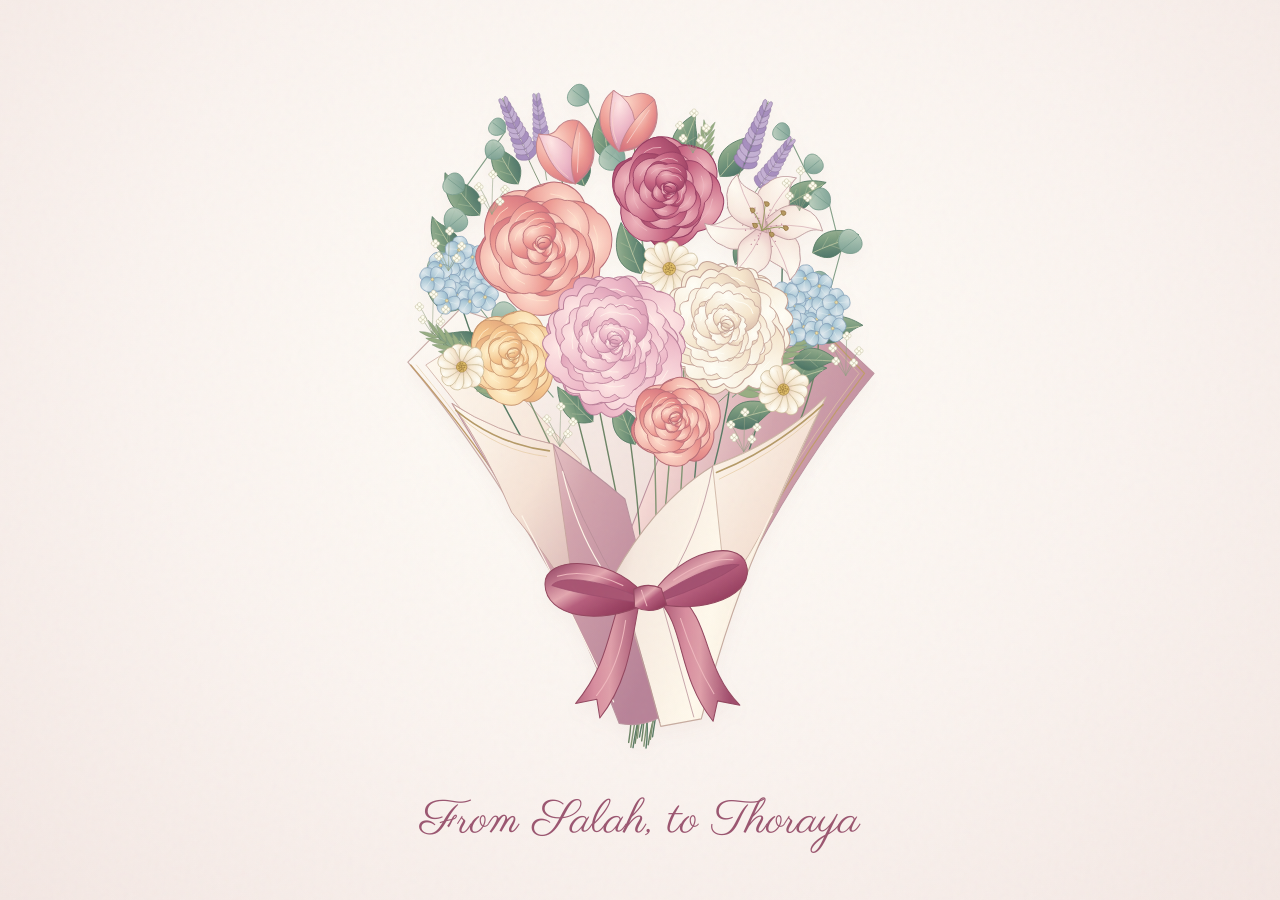
<file: index.html>
<!doctype html>
<html lang="en">
<head>
  <meta charset="UTF-8">
  <meta name="viewport" content="width=device-width, initial-scale=1, viewport-fit=cover">
  <meta name="theme-color" content="#faf3ef">
  <meta name="description" content="From Salah, to Thoraya.">
  <title>For Thoraya</title>
  <link rel="icon" href="./favicon.svg" type="image/svg+xml">
  <link rel="stylesheet" href="./style.css?v=3">
  <script src="./bouquet.js?v=3" defer></script>
</head>
<body class="preparing">
  <main class="gift" aria-label="A bouquet for Thoraya">
    <div class="drawing-stage">
      <svg id="bouquet" viewBox="20 0 560 780" role="img" aria-labelledby="bouquet-title bouquet-desc">
        <title id="bouquet-title">A wrapped bouquet for Thoraya</title>
        <desc id="bouquet-desc">A full bouquet of coral and burgundy roses, blush peonies, an ivory lily, apricot flowers, blue hydrangeas, daisies, and lavender. Layered ivory and rose-colored paper surrounds the flowers, with fine gold edging and a deep rose satin bow.</desc>
        <defs>
          <radialGradient id="coral" cx=".34" cy=".22" r=".95"><stop stop-color="#ffe0d0"/><stop offset=".48" stop-color="#ed9992"/><stop offset="1" stop-color="#c85b71"/></radialGradient>
          <radialGradient id="wine" cx=".3" cy=".18" r=".95"><stop stop-color="#efb4bc"/><stop offset=".45" stop-color="#c86683"/><stop offset="1" stop-color="#8e3458"/></radialGradient>
          <radialGradient id="pink" cx=".32" cy=".2" r="1"><stop stop-color="#ffe7e5"/><stop offset=".5" stop-color="#eeb8c8"/><stop offset="1" stop-color="#c880a0"/></radialGradient>
          <radialGradient id="cream" cx=".3" cy=".15" r=".95"><stop stop-color="#fffef6"/><stop offset=".6" stop-color="#f6e6cd"/><stop offset="1" stop-color="#d5b3a3"/></radialGradient>
          <radialGradient id="apricot" cx=".3" cy=".2" r="1"><stop stop-color="#fff0c9"/><stop offset=".5" stop-color="#f5c58d"/><stop offset="1" stop-color="#d9926f"/></radialGradient>
          <radialGradient id="lily" cx=".5" cy=".1" r="1"><stop stop-color="#fffcf3"/><stop offset=".55" stop-color="#f8e9df"/><stop offset="1" stop-color="#d99da9"/></radialGradient>
          <radialGradient id="blue" cx=".35" cy=".2" r="1"><stop stop-color="#e0e9ee"/><stop offset=".6" stop-color="#abc9d7"/><stop offset="1" stop-color="#7c9db9"/></radialGradient>
          <linearGradient id="leaf" x1="0" y1="0" x2="1" y2=".8"><stop stop-color="#b0bfa0"/><stop offset=".45" stop-color="#789a7b"/><stop offset="1" stop-color="#436c61"/></linearGradient>
          <linearGradient id="eucalyptus" x2="1" y2="1"><stop stop-color="#c5d4c3"/><stop offset=".5" stop-color="#98b6a6"/><stop offset="1" stop-color="#6e968b"/></linearGradient>
          <linearGradient id="back-paper" x1="0" y1="0" x2="1" y2="1"><stop stop-color="#fffdf7"/><stop offset=".55" stop-color="#f1e1dc"/><stop offset="1" stop-color="#d9b4b3"/></linearGradient>
          <linearGradient id="rose-paper" x1="0" y1="0" x2="1" y2=".6"><stop stop-color="#eac6c4"/><stop offset=".22" stop-color="#f9dfd9"/><stop offset=".55" stop-color="#d3a4ad"/><stop offset="1" stop-color="#b88398"/></linearGradient>
          <linearGradient id="ivory-paper" x1="0" y1="0" x2="1" y2=".3"><stop stop-color="#d8bdbb"/><stop offset=".22" stop-color="#f6e9df"/><stop offset=".6" stop-color="#fff9ec"/><stop offset="1" stop-color="#edddce"/></linearGradient>
          <linearGradient id="fold" x1="0" y1="0" x2="1" y2="1"><stop stop-color="#fffaf0"/><stop offset=".55" stop-color="#f5e2d5"/><stop offset="1" stop-color="#d9b5b4"/></linearGradient>
          <linearGradient id="satin" x1="0" y1="0" x2=".8" y2="1"><stop stop-color="#8e3e5e"/><stop offset=".26" stop-color="#c67d91"/><stop offset=".43" stop-color="#e3a8b0"/><stop offset=".6" stop-color="#b65e7c"/><stop offset="1" stop-color="#8f3758"/></linearGradient>
          <linearGradient id="satin-tail" x1="0" y1="0" x2="1" y2=".2"><stop stop-color="#a34d6b"/><stop offset=".4" stop-color="#d88e9f"/><stop offset=".6" stop-color="#df9fa9"/><stop offset="1" stop-color="#a04c6c"/></linearGradient>
        </defs>
        <g id="paper-back"></g><g id="stems"></g><g id="foliage"></g><g id="flowers"></g><g id="paper-front"></g><g id="ribbon"></g>
      </svg>
    </div>
    <p class="dedication" aria-label="From Salah, to Thoraya"><span class="from" aria-hidden="true">From Salah,</span> <span class="to" aria-hidden="true">to Thoraya</span></p>
  </main>
</body>
</html>
</file>
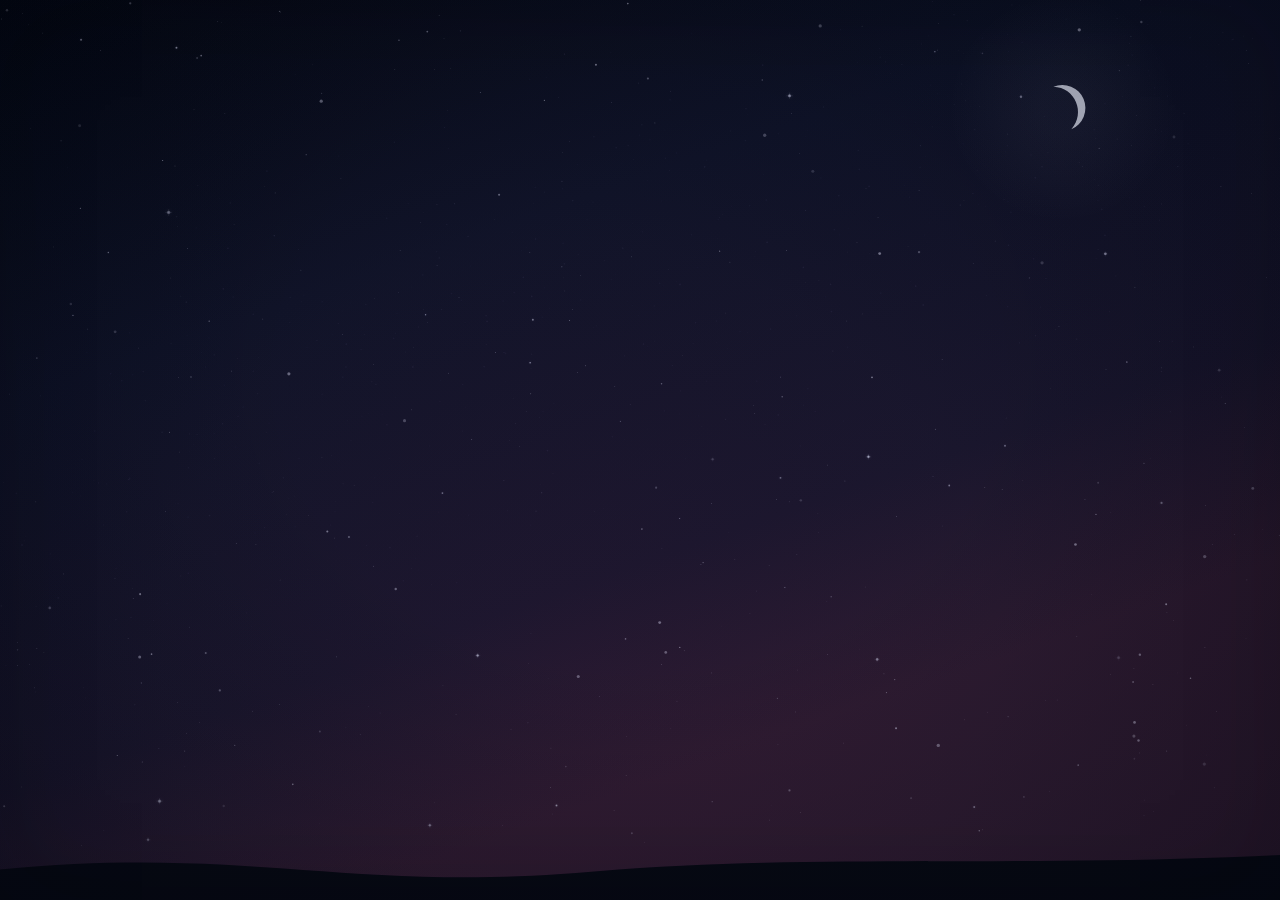
<file: flower-fireworks/index.html>
<!doctype html>
<html lang="en">
<head>
  <meta charset="utf-8">
  <meta name="viewport" content="width=device-width, initial-scale=1, viewport-fit=cover">
  <meta name="theme-color" content="#060915">
  <meta name="description" content="A night sky where fireworks bloom into flowers.">
  <title>A sky in bloom · For Thoraya</title>
  <link rel="icon" href="../favicon.svg" type="image/svg+xml">
  <link rel="stylesheet" href="./sky.css?v=1">
  <script src="./sky.js?v=4" defer></script>
  <script src="./openings.js?v=1" defer></script>
</head>
<body>
  <main class="night" aria-label="A sky of flower fireworks">
    <h1 class="sr-only">A sky in bloom, for Thoraya</h1>
    <p id="sky-instructions" class="sr-only">Tap or click the sky, or press Enter or Space, to launch a flower firework. Flowers appear only when you interact. With reduced motion enabled, each interaction adds a still flower.</p>
    <canvas id="stars" aria-hidden="true"></canvas>
    <canvas id="fireworks" tabindex="0" role="img" aria-label="An interactive night sky of fireworks blooming into colorful flowers" aria-describedby="sky-instructions"></canvas>
    <div class="vignette" aria-hidden="true"></div>
    <noscript><p class="fallback">Enable JavaScript to let the sky bloom.</p></noscript>
  </main>
</body>
</html>
</file>
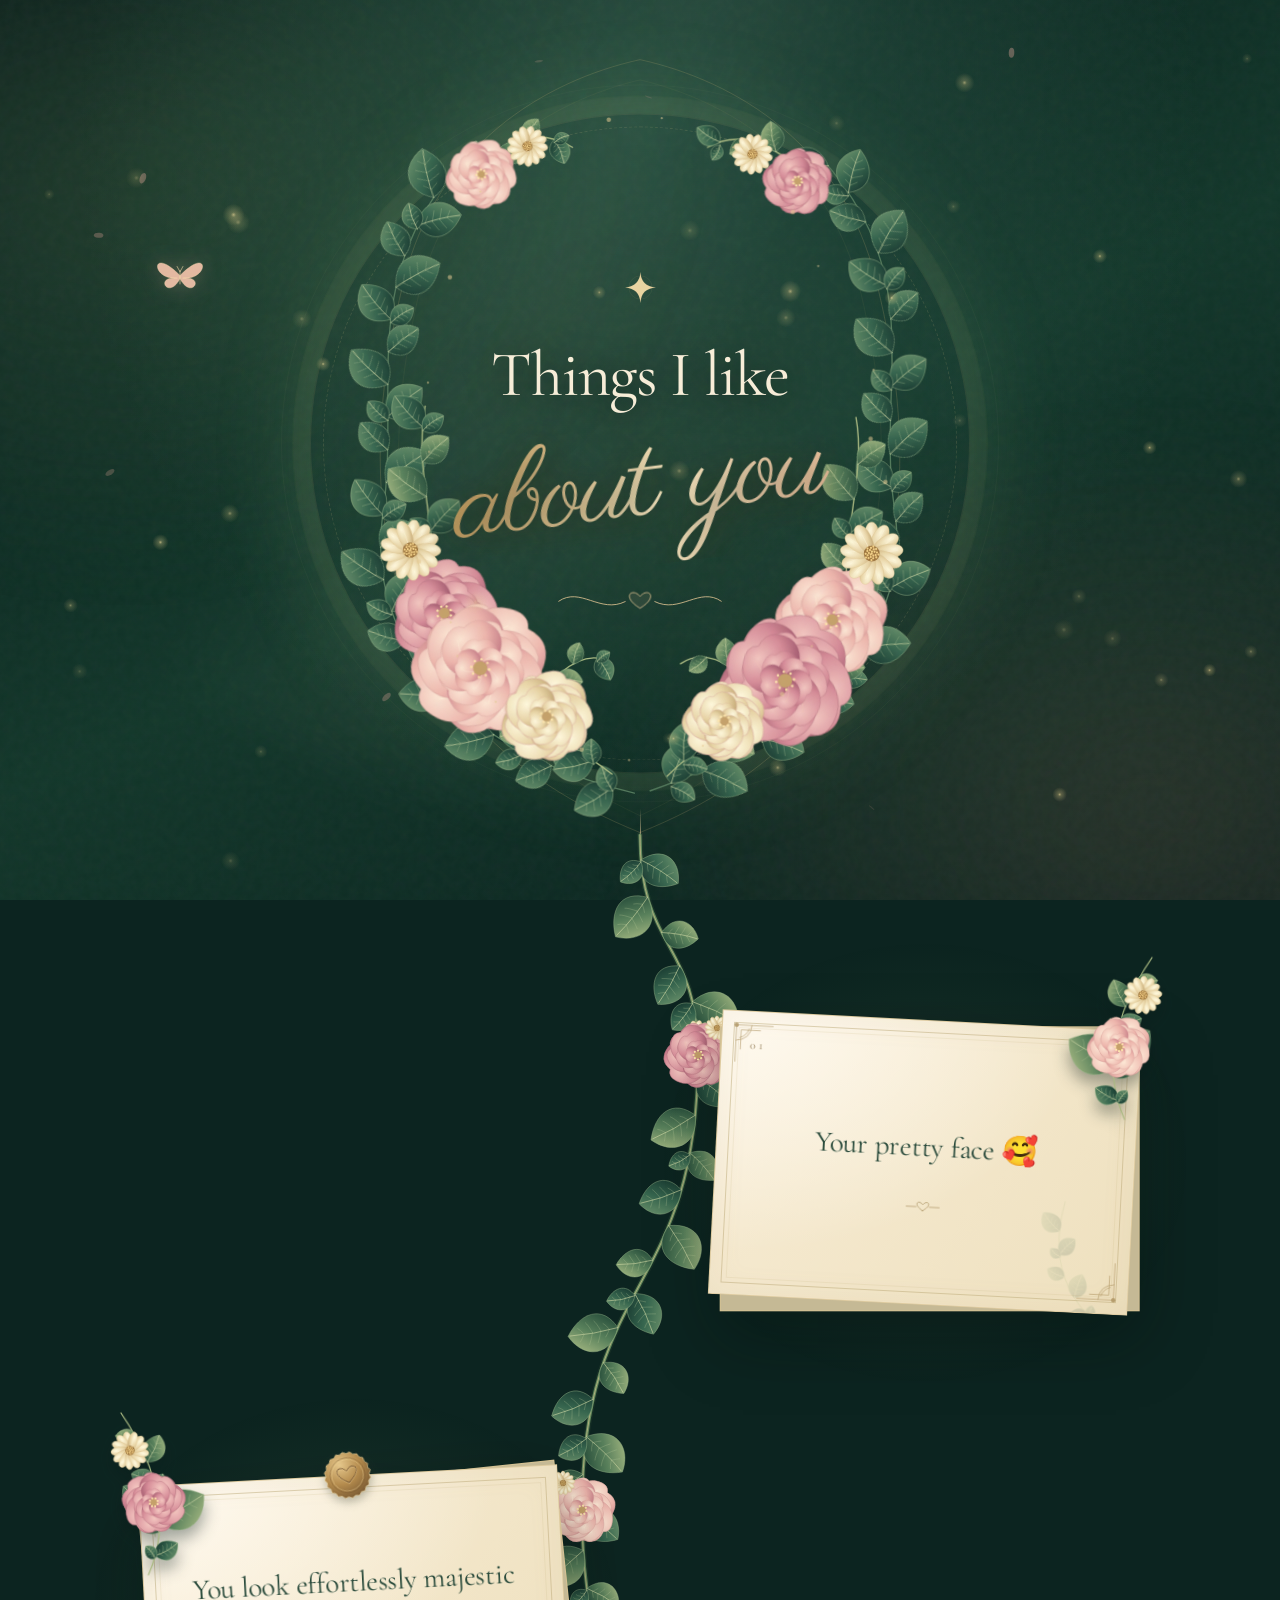
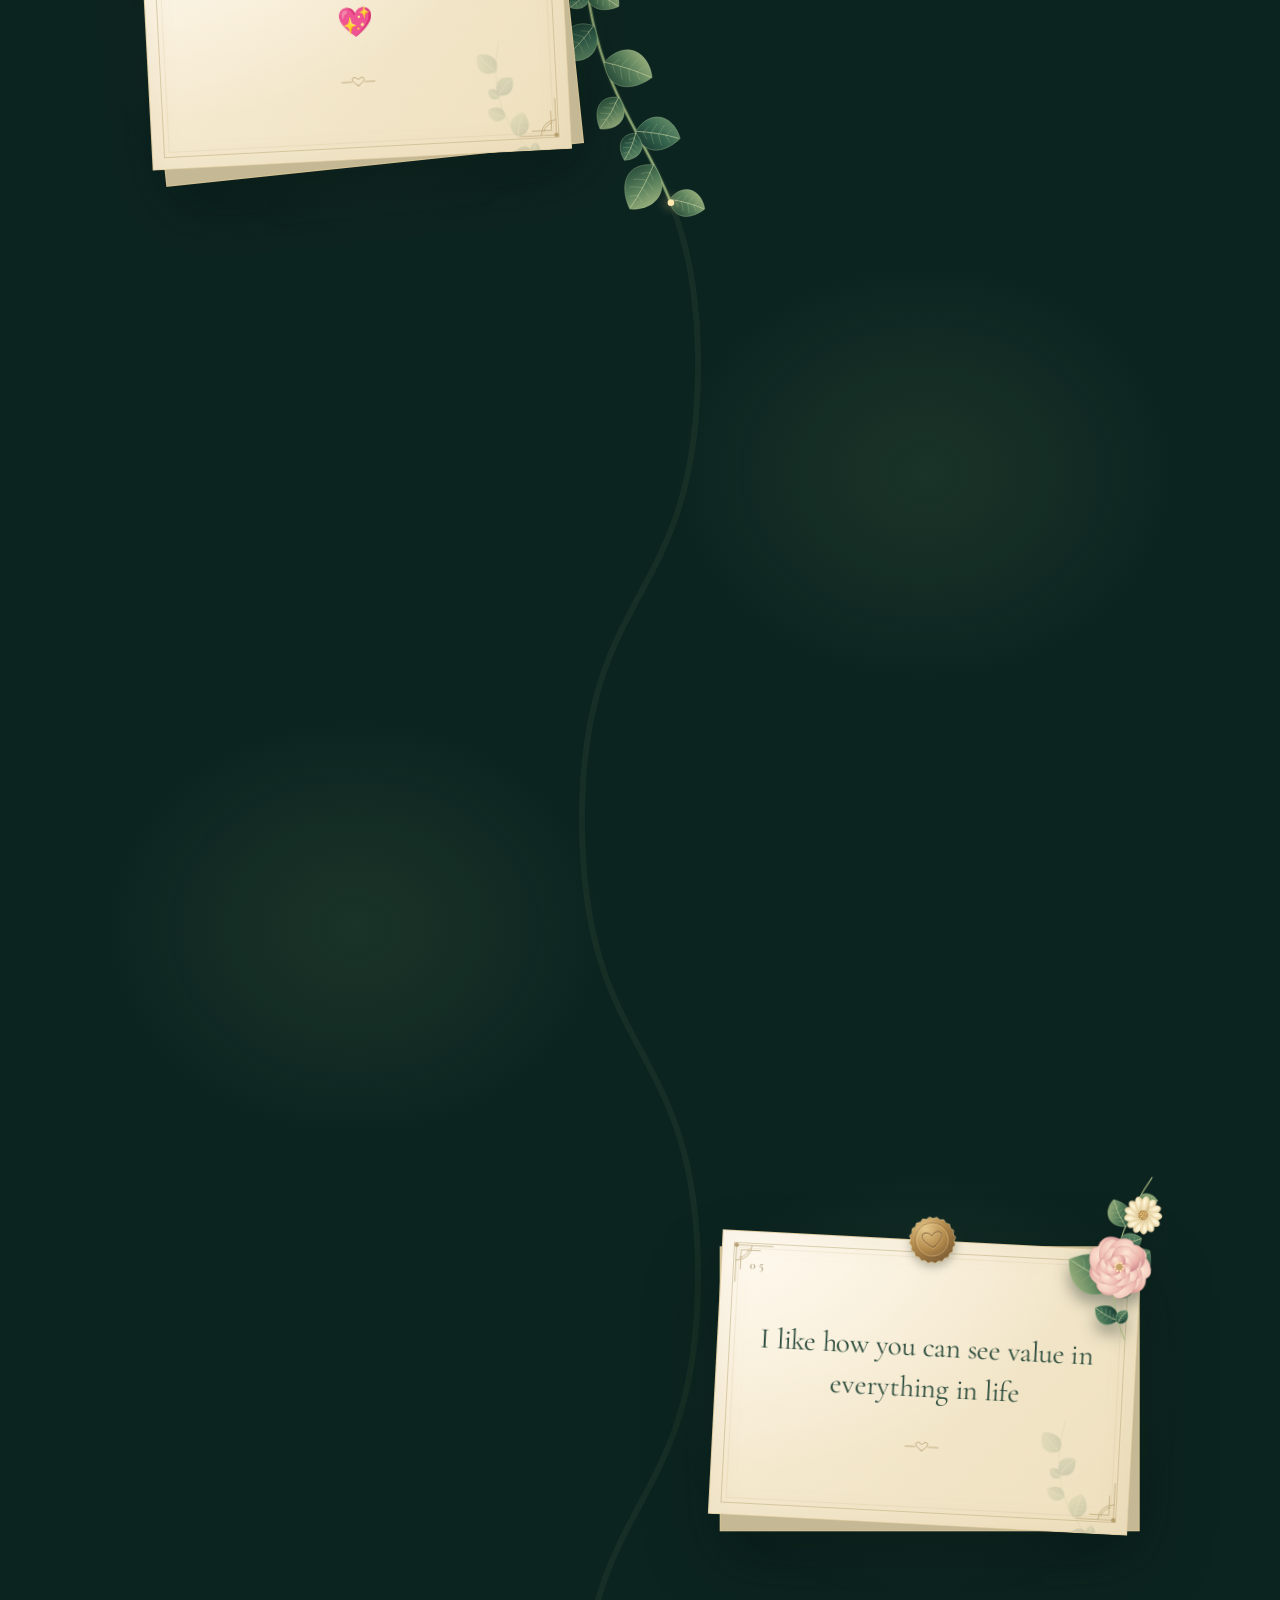
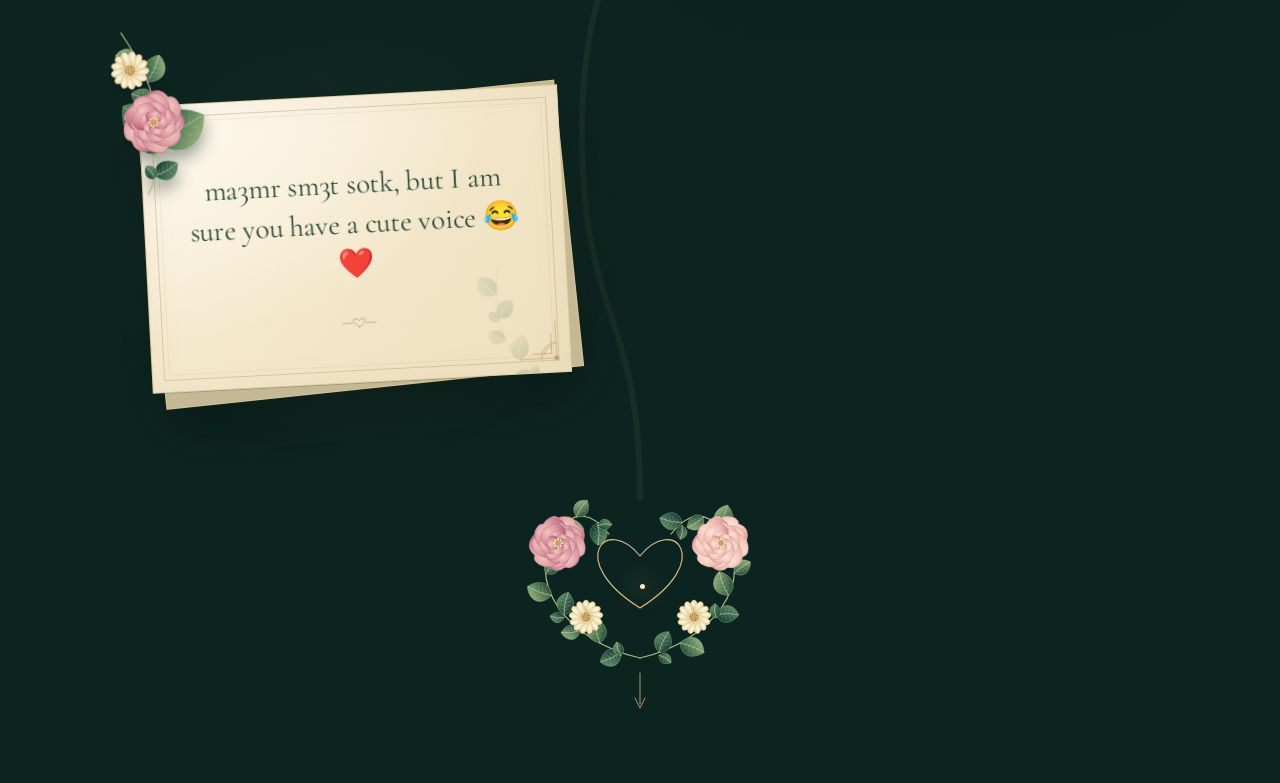
<file: things-i-like-about-you/index.html>
<!doctype html>
<html lang="en">
<head>
  <meta charset="utf-8">
  <meta name="viewport" content="width=device-width, initial-scale=1, viewport-fit=cover">
  <meta name="theme-color" content="#0c2420">
  <meta name="description" content="Things I like about you.">
  <title>Things I like about you</title>
  <link rel="icon" href="../favicon.svg" type="image/svg+xml">
  <link rel="preload" href="../fonts/parisienne.ttf" as="font" type="font/ttf" crossorigin>
  <link rel="stylesheet" href="./garden.css?v=2">
  <script src="./notes.js?v=2" defer></script>
  <script src="./garden.js?v=2" defer></script>
  <script src="./openings.js?v=1" defer></script>
</head>
<body>
  <div class="atmosphere" aria-hidden="true"><div class="aurora aurora-one"></div><div class="aurora aurora-two"></div><div class="moonlight"></div></div>
  <canvas id="fireflies" aria-hidden="true"></canvas>
  <main class="garden">
    <header class="introduction">
      <div class="halo" aria-hidden="true"></div>
      <svg class="hero-botanical" id="hero-botanical" viewBox="0 0 700 800" aria-hidden="true"></svg>
      <div class="title-composition">
        <svg class="title-star" viewBox="0 0 60 60" aria-hidden="true"><path d="M30 4Q31 28 56 30Q31 32 30 56Q28 32 4 30Q28 28 30 4Z"/><circle cx="30" cy="30" r="20"/></svg>
        <h1><span class="title-first">Things I like</span> <span class="title-script">about you</span></h1>
        <svg class="title-flourish" viewBox="0 0 200 45" aria-hidden="true"><path class="flourish-line" pathLength="1" d="M4 23C30 5 53 38 83 23M117 23C147 38 170 5 196 23"/><path class="flourish-heart" d="M100 31C77 17 91 6 100 17C109 6 123 17 100 31Z"/></svg>
      </div>
      <div class="butterfly-flight" aria-hidden="true"><svg class="butterfly" viewBox="0 0 100 80"><g class="wing wing-left"><path d="M50 39C-8-20-6 49 45 44C-1 39 28 88 50 45Z"/></g><g class="wing wing-right"><path d="M50 39C108-20 106 49 55 44C101 39 72 88 50 45Z"/></g><path class="butterfly-body" d="M50 29V56M50 32L44 21M50 32L56 21"/></svg></div>
      <div class="scroll-cue" aria-hidden="true"><span></span><svg viewBox="0 0 24 24"><path d="m5 9 7 7 7-7"/></svg></div>
    </header>
    <section class="note-garden" aria-label="Things I like about you">
      <svg class="vine-art" id="vine-art" aria-hidden="true"></svg>
      <div id="notes" class="notes"></div>
    </section>
    <div class="garden-ending" aria-hidden="true"><svg id="ending-art" viewBox="0 0 400 300"></svg><span class="ending-spark"></span></div>
  </main>
  <div id="petal-bursts" aria-hidden="true"></div>
</body>
</html>
</file>
<file: style.css>
@font-face{font-family:Parisienne;src:url('./fonts/parisienne.ttf') format('truetype');font-display:swap}
:root{color-scheme:light;background:#faf3ef;color:#9b5670}
*{box-sizing:border-box}
body{margin:0;min-width:280px;background:radial-gradient(ellipse at 50% 38%,#fffdf7 0%,#faf3ef 55%,#f3e7e3 100%)}
body::after{content:'';position:fixed;inset:0;pointer-events:none;opacity:.15;background-image:url("data:image/svg+xml,%3Csvg viewBox='0 0 180 180' xmlns='http://www.w3.org/2000/svg'%3E%3Cfilter id='n'%3E%3CfeTurbulence type='fractalNoise' baseFrequency='.8' numOctaves='3' stitchTiles='stitch'/%3E%3C/filter%3E%3Cpath fill='%23927866' opacity='.2' filter='url(%23n)' d='M0 0h180v180H0z'/%3E%3C/svg%3E")}
.gift{height:100vh;height:100svh;min-height:480px;width:100%;display:grid;grid-template-rows:auto auto;align-content:center;justify-items:center;gap:8px;padding:max(12px,env(safe-area-inset-top)) max(12px,env(safe-area-inset-right)) max(12px,env(safe-area-inset-bottom)) max(12px,env(safe-area-inset-left))}
.drawing-stage{width:100%;max-width:650px;height:min(calc(100vh - 164px),calc((100vw - 24px)*1.392857),780px);height:min(calc(100svh - 164px),calc((100vw - 24px)*1.392857),780px);min-height:0;position:relative}
#bouquet{display:block;width:100%;height:100%;overflow:visible;filter:drop-shadow(0 9px 8px #8056630b)}
.ink{stroke-linecap:round;stroke-linejoin:round;stroke-dasharray:var(--length);stroke-dashoffset:var(--length);fill-opacity:0;animation:draw var(--duration) cubic-bezier(.35,.02,.5,1) var(--delay) forwards,wash var(--wash-duration) ease calc(var(--delay) + var(--duration) * .55) forwards}
@keyframes draw{to{stroke-dashoffset:0}}
@keyframes wash{to{fill-opacity:var(--opacity)}}
.dedication{font-family:Parisienne,'Brush Script MT',cursive;font-size:clamp(33px,5vw,47px);line-height:1.22;font-weight:400;text-align:center;margin:0 0 3px;color:#9b5670}
.dedication span{display:block;opacity:0;clip-path:inset(-20% 100% -25% -10%);animation:write 1.65s ease forwards}
.dedication .from{font-size:.77em;animation-delay:var(--from-delay,14.5s)}
.dedication .to{animation-delay:var(--to-delay,15.75s)}
@keyframes write{0%{opacity:0;clip-path:inset(-20% 100% -25% -10%);transform:translateY(5px)}12%{opacity:1}100%{opacity:1;clip-path:inset(-20% -15% -25% -10%);transform:translateY(0)}}
.preparing .gift *{animation-play-state:paused!important}
@media(min-width:701px){.dedication span{display:inline-block}.dedication .from{font-size:1em}.gift{gap:10px;padding-top:20px;padding-bottom:20px}}
@media(max-width:380px),(max-height:650px){.gift{gap:5px;padding-top:max(8px,env(safe-area-inset-top));padding-bottom:max(8px,env(safe-area-inset-bottom))}.dedication{font-size:33px;line-height:1.12}}
@media(orientation:landscape) and (max-height:500px){.gift{height:auto;min-height:100svh;grid-template-rows:440px auto}.drawing-stage{max-width:400px;height:440px}.dedication span{display:inline-block}.dedication .from{font-size:1em}}
@media(prefers-reduced-motion:reduce){.ink{animation:none;stroke-dashoffset:0;fill-opacity:var(--opacity)}.dedication span{animation:none;clip-path:none;opacity:1}}
</file>
<file: flower-fireworks/sky.css>
:root{color-scheme:dark;background:#060915}
*{box-sizing:border-box}
html,body{margin:0;width:100%;height:100%;overflow:hidden;overscroll-behavior:none}
body{background:radial-gradient(ellipse at 50% 100%,#251330 0,#0f1228 38%,#060915 78%)}
.night{position:fixed;inset:0;overflow:hidden;isolation:isolate}
canvas{position:absolute;inset:0;display:block;width:100%;height:100%}
#stars{pointer-events:none}
#fireworks{touch-action:none;-webkit-tap-highlight-color:transparent;cursor:crosshair;outline:none}
#fireworks:focus-visible{outline:1px solid #e9bbd18c;outline-offset:-7px}
.vignette{position:absolute;inset:0;pointer-events:none;background:radial-gradient(ellipse at 50% 42%,transparent 38%,#02040b45 100%);box-shadow:inset 0 0 100px #01030c2b}
.sr-only{position:absolute;width:1px;height:1px;padding:0;margin:-1px;overflow:hidden;clip-path:inset(50%);white-space:nowrap;border:0}
.fallback{position:absolute;bottom:12%;left:10%;right:10%;color:#e4b9ce;text-align:center;font-family:Georgia,serif;font-size:17px}
@media(prefers-reduced-motion:reduce){#fireworks{cursor:default}}
</file>
<file: things-i-like-about-you/garden.css>
@font-face{font-family:Cormorant;src:url('../fonts/cormorant.ttf') format('truetype');font-weight:400;font-display:swap}
@font-face{font-family:Cormorant;src:url('../fonts/cormorant-italic.ttf') format('truetype');font-style:italic;font-weight:400;font-display:swap}
@font-face{font-family:Parisienne;src:url('../fonts/parisienne.ttf') format('truetype');font-weight:400;font-display:swap}
:root{color-scheme:dark;--night:#0c2420;--gold:#dfc28a;--cream:#fcf0d9;--rose:#eaa69f;--ease:cubic-bezier(.16,1,.3,1)}
*{box-sizing:border-box}
html{scroll-behavior:smooth;overflow-x:hidden}
body{margin:0;min-width:280px;background:var(--night);color:var(--cream);font-family:Cormorant,Georgia,serif;-webkit-font-smoothing:antialiased;overflow-x:clip}
body::after{content:'';position:fixed;inset:0;pointer-events:none;z-index:20;opacity:.15;background-image:url("data:image/svg+xml,%3Csvg xmlns='http://www.w3.org/2000/svg' viewBox='0 0 150 150'%3E%3Cfilter id='n'%3E%3CfeTurbulence type='fractalNoise' baseFrequency='.7' numOctaves='3' stitchTiles='stitch'/%3E%3C/filter%3E%3Cpath d='M0 0h150v150H0z' filter='url(%23n)' opacity='.24'/%3E%3C/svg%3E")}
.atmosphere{position:fixed;inset:0;overflow:hidden;pointer-events:none;z-index:-1;background:radial-gradient(ellipse at 50% 15%,#244b3d 0,transparent 62%),linear-gradient(155deg,#071a19,#13372a 53%,#091e1c)}
.aurora{position:absolute;width:100vw;height:100vh;border-radius:50%;filter:blur(55px);opacity:.18;animation:aurora-drift 19s ease-in-out infinite alternate;will-change:transform}
.aurora-one{top:-30%;left:-40%;background:radial-gradient(ellipse,#8fba75,transparent 62%)}
.aurora-two{bottom:-40%;right:-40%;background:radial-gradient(ellipse,#b58563,transparent 60%);animation-delay:-9s}
.moonlight{position:absolute;top:-40%;left:30%;width:30%;height:130%;background:linear-gradient(90deg,transparent,#dbe9bc0a,transparent);transform:rotate(25deg);filter:blur(18px)}
#fireflies{position:fixed;inset:0;width:100%;height:100%;pointer-events:none;z-index:5}
.garden{position:relative;max-width:1400px;margin:0 auto}
.introduction{position:relative;isolation:isolate;height:900px;min-height:700px;max-height:1100px;height:100svh;display:grid;place-items:center;overflow:clip}
.halo{position:absolute;width:min(77vw,660px);aspect-ratio:1;border-radius:50%;border:1px solid #e4c78d18;background:radial-gradient(circle,#bba3650b,transparent 67%);box-shadow:0 0 0 17px #dac18b03,0 0 0 18px #dac18b08,0 0 100px #8cbd7830;top:50%;left:50%;transform:translate(-50%,-51%);animation:halo-breathe 7s ease-in-out infinite}
.halo::before,.halo::after{content:'';position:absolute;inset:12px;border:1px dashed #e8cc9325;border-radius:50%;animation:orbit 100s linear infinite}
.halo::after{inset:-30px;border-style:solid;border-color:#e8cc9308;animation:none}
.hero-botanical{position:absolute;inset:0;width:min(100%,820px);height:100%;margin:auto;overflow:visible;pointer-events:none}
.title-composition{position:relative;text-align:center;z-index:2;transform:translateY(-12px)}
h1{margin:0;font-weight:400;text-shadow:0 4px 35px #03160db3}
.title-first{display:block;font-size:clamp(40px,5vw,72px);line-height:1.2;letter-spacing:-1.3px;color:#f8eed9}
.title-script{display:block;font-family:Parisienne,cursive;font-size:clamp(76px,9vw,132px);font-weight:400;line-height:1.35;letter-spacing:-2px;margin-top:-4px;padding:0 20px;background:linear-gradient(110deg,#c49b5d 5%,#ffedc5 30%,#e7b691 52%,#fff2d0 65%,#c9a469 90%);background-size:200% 100%;background-clip:text;-webkit-background-clip:text;color:transparent;filter:drop-shadow(0 3px 15px #d99c5220);transform:rotate(-7deg)}
.title-star{height:35px;width:35px;fill:#ead4a1;stroke:#d7be863b;stroke-width:.6;margin-bottom:27px;overflow:visible;animation:star-breathe 4s ease-in-out infinite}
.title-star circle{fill:none}
.title-flourish{display:block;width:170px;height:42px;fill:none;stroke:#ddc291;stroke-width:1;margin:14px auto 0;overflow:visible}
.flourish-heart{fill:#e2b59819;transform-origin:100px 23px;animation:heartbeat 3.3s ease-in-out infinite}
.scroll-cue{position:absolute;bottom:22px;left:calc(50% - 12px);display:flex;align-items:center;flex-direction:column;gap:6px;color:#e7cfa0}
.scroll-cue span{height:40px;width:1px;background:linear-gradient(transparent,#d8c294);transform-origin:top;animation:scroll-line 2.6s ease-in-out infinite}
.scroll-cue svg{width:24px;height:24px;fill:none;stroke:currentColor;stroke-width:1;animation:scroll-arrow 2.6s ease-in-out infinite}
.hero-stem{stroke-dasharray:1;stroke-dashoffset:0}
.introduction.is-offscreen *{animation-play-state:paused!important}
.growth{transform-box:fill-box;transform-origin:center bottom}
.sway{transform-box:fill-box;transform-origin:center bottom;animation:botanical-sway var(--sway-duration,7s) ease-in-out infinite alternate;animation-delay:var(--sway-delay,0s)}
.butterfly-flight{position:absolute;left:12%;top:28%;width:52px;height:48px;pointer-events:none;filter:drop-shadow(0 0 10px #ffb9aa40);animation:butterfly-flight 23s ease-in-out infinite;z-index:3}
.butterfly{width:100%;height:100%;overflow:visible}
.wing{fill:#e4b9a1;stroke:#ffdfb2;stroke-width:.7;transform-origin:50px 40px;animation:wingbeat .65s ease-in-out infinite alternate}
.wing-right{animation-delay:-.15s}
.butterfly-body{fill:none;stroke:#ead5a4;stroke-width:1.2}
.note-garden{position:relative;max-width:1060px;margin:0 auto;padding:0 35px;isolation:isolate}
.vine-art{position:absolute;inset:0;width:100%;height:100%;overflow:visible;z-index:-1;pointer-events:none}
.notes{display:flex;flex-direction:column;gap:170px;padding:120px 0 160px}
.note{position:relative;isolation:isolate;width:calc(50% - 66px);max-width:420px;perspective:1200px;--tilt:-3deg}
.note:nth-child(odd){align-self:flex-end;--tilt:3deg}
.note:nth-child(even){align-self:flex-start}
.note-aura{position:absolute;inset:-100px -80px;z-index:-2;pointer-events:none;background:radial-gradient(ellipse,#a8c87a19,transparent 65%);transition:opacity 1s}
.note-shell{position:relative;transform:rotate(var(--tilt));transition:transform .8s var(--ease);transform-style:preserve-3d}
.note-back{position:absolute;inset:6px -5px -6px 5px;background:#c5b995;border:1px solid #e8cc9180;transform:rotate(-3deg);box-shadow:0 25px 65px #020d0b60}
.note-paper{position:relative;display:flex;flex-direction:column;align-items:center;justify-content:center;min-height:285px;padding:62px 40px 50px;text-align:center;color:#294a3b;background:radial-gradient(ellipse at 0 0,#fffaf0,transparent 60%),linear-gradient(130deg,#f8edd6,#eee0be);border:1px solid #ddca9f;box-shadow:inset 0 0 32px #b19d6d19,0 12px 55px #0616124d;overflow:hidden;transform-origin:center top}
.note-paper::before{content:'';position:absolute;inset:11px;border:1px solid #b7a3727a;pointer-events:none}
.note-paper::after{content:'';position:absolute;inset:16px;border:1px solid #b7a37225;pointer-events:none}
.paper-light{position:absolute;inset:-100%;background:linear-gradient(110deg,transparent 40%,#fff9eaa8 50%,transparent 60%);pointer-events:none;transform:translateX(-65%) rotate(-8deg);z-index:3;opacity:0}
.note-number{position:absolute;top:26px;left:28px;font-size:12px;letter-spacing:3px;color:#96805c}
.note-corner{position:absolute;width:48px;height:48px;fill:none;stroke:#ac925e;stroke-width:.7;opacity:.8}
.note-corner.corner-top{left:9px;top:9px}
.note-corner.corner-bottom{right:9px;bottom:9px;rotate:180deg}
.note h2{position:relative;font-family:Parisienne,cursive;font-size:36px;font-weight:400;line-height:1.2;color:#996450;margin:3px 0 15px;z-index:1}
.note p{position:relative;font-size:29px;line-height:1.38;letter-spacing:-.25px;margin:6px 0;white-space:pre-line;overflow-wrap:anywhere;z-index:1}
.note .placeholder{font-family:Parisienne,cursive;color:#7e8e69;font-size:30px}
.note-decoration{position:absolute;right:-10px;bottom:-18px;width:130px;height:145px;opacity:.14;pointer-events:none;rotate:-25deg}
.note-seal{position:absolute;top:-25px;left:calc(50% - 25px);width:50px;height:50px;z-index:4;filter:drop-shadow(0 4px 5px #25312050);transform:rotate(-10deg)}
.note-seal svg{width:100%;height:100%;overflow:visible}
.note-foot{width:38px;height:18px;fill:none;stroke:#9b8559;stroke-width:.7;margin-top:24px;position:relative;z-index:1}
.card-botanical{position:absolute;width:150px;height:190px;right:-55px;top:-94px;z-index:5;pointer-events:none;filter:drop-shadow(0 9px 8px #081b1760)}
.note:nth-child(even) .card-botanical{right:auto;left:-62px;transform:scaleX(-1)}
.vine-line{fill:none;stroke-linecap:round;stroke-linejoin:round}
.vine-progress{stroke-dasharray:1;stroke-dashoffset:calc(1 - var(--progress,0))}
.vine-detail .growth{opacity:0;transform:scale(.05) rotate(-18deg);transition:opacity .8s,transform 1.7s var(--ease)}
.vine-detail.is-visible .growth{opacity:1;transform:scale(1) rotate(0deg)}
.vine-tip{fill:#ffe9af;filter:drop-shadow(0 0 6px #ffdb8e)}
.garden-ending{position:relative;height:300px;width:400px;max-width:90%;margin:-100px auto 40px;text-align:center}
.garden-ending svg{height:100%;width:100%;overflow:visible}
.ending-spark{position:absolute;top:47%;left:50%;width:5px;height:5px;background:#ffeac1;border-radius:50%;box-shadow:0 0 25px 5px #e4be7040;animation:star-breathe 3s infinite}
#petal-bursts{position:fixed;inset:0;pointer-events:none;z-index:30;overflow:hidden}
.burst-petal{position:absolute;width:10px;height:15px;background:linear-gradient(135deg,#ffe5c3,#d98f93);border-radius:90% 10% 75% 25%;box-shadow:0 0 6px #d8b28533;animation:petal-burst 1.8s var(--ease) forwards}
/* Automatic entrance followed by scroll-triggered paper reveals. */
.garden-ready .hero-stem{animation:stem-draw 3.3s var(--ease) both;animation-delay:var(--delay,0s)}
.garden-ready .hero-growth{animation:hero-bloom 2.2s var(--ease) both;animation-delay:var(--delay,.5s)}
.garden-ready .hero-growth .petal-tier{transform-box:fill-box;transform-origin:center;animation:petal-open 1.8s var(--ease) both;animation-delay:calc(var(--delay,.5s) + var(--tier,0) * .14s)}
.garden-ready .title-first{animation:title-rise 1.8s var(--ease) .55s both}
.garden-ready .title-script{animation:script-reveal 2.1s var(--ease) 1s both,gold-shimmer 8s linear 3.1s infinite}
.garden-ready .title-star{animation:title-rise 1.6s var(--ease) .2s both,star-breathe 4s 1.8s infinite}
.garden-ready .flourish-line{animation:stem-draw 2.3s var(--ease) 1.6s both;stroke-dasharray:1}
.garden-ready .flourish-heart{animation:title-rise 1s var(--ease) 2.1s both,heartbeat 3.3s 3.1s infinite}
.garden-ready .scroll-cue{animation:title-rise 1.5s var(--ease) 2.5s both}
.garden-ready .note-shell{opacity:0;transform:translateY(75px) rotateX(17deg) rotate(calc(var(--tilt) * 2));transition:opacity 1s,transform 1.7s var(--ease)}
.garden-ready .note.is-visible .note-shell{opacity:1;transform:translateY(0) rotateX(0) rotate(var(--tilt))}
.garden-ready .note-paper{clip-path:inset(0 0 100% 0);transition:clip-path 1.6s var(--ease) .12s}
.garden-ready .note.is-visible .note-paper{clip-path:inset(0)}
.garden-ready .note p,.garden-ready .note h2{opacity:0;translate:0 18px;transition:opacity 1s .55s,translate 1.2s var(--ease) .45s}
.garden-ready .note.is-visible p,.garden-ready .note.is-visible h2{opacity:1;translate:0 0}
.garden-ready .note .card-botanical{opacity:0;scale:.5;transform-origin:50% 100%;transition:opacity 1s .3s,scale 1.6s var(--ease) .3s}
.garden-ready .note.is-visible .card-botanical{opacity:1;scale:1}
.note.is-visible .paper-light{animation:paper-shine 2s .6s ease-in-out both}
.garden-ready .garden-ending{opacity:0;translate:0 35px;transition:opacity 2s,translate 2s var(--ease)}
.garden-ready .garden-ending.is-visible{opacity:1;translate:0 0}
@media(hover:hover) and (pointer:fine){.note.is-visible:hover .note-shell{transform:translateY(-10px) rotate(0deg) rotateX(var(--rx,0deg)) rotateY(var(--ry,0deg))}.note:hover .note-aura{opacity:1}}
@keyframes stem-draw{from{stroke-dashoffset:1}to{stroke-dashoffset:0}}
@keyframes hero-bloom{from{opacity:0;transform:scale(.05) rotate(-22deg)}to{opacity:1;transform:scale(1) rotate(0)}}
@keyframes petal-open{from{opacity:.1;transform:scale(.12) rotate(-32deg)}to{opacity:1;transform:scale(1) rotate(0)}}
@keyframes title-rise{from{opacity:0;translate:0 22px;filter:blur(7px)}to{opacity:1;translate:0 0;filter:blur(0)}}
@keyframes script-reveal{from{opacity:0;clip-path:inset(0 100% 0 0);translate:-15px 5px}to{opacity:1;clip-path:inset(0 -8% 0 -8%);translate:0 0}}
@keyframes gold-shimmer{to{background-position:-200% 0}}
@keyframes botanical-sway{from{rotate:-1.7deg}to{rotate:2deg}}
@keyframes aurora-drift{to{transform:translate(12%,-8%) scale(1.2)}}
@keyframes halo-breathe{50%{opacity:.55;scale:.97}}
@keyframes orbit{to{rotate:360deg}}
@keyframes star-breathe{50%{opacity:.4;scale:.8}}
@keyframes heartbeat{0%,25%,45%,100%{scale:1}15%,35%{scale:1.13}}
@keyframes scroll-line{0%,100%{scale:1 .5;opacity:.25}50%{scale:1 1;opacity:.9}}
@keyframes scroll-arrow{0%,100%{translate:0 -3px;opacity:.3}50%{translate:0 4px;opacity:.9}}
@keyframes wingbeat{from{transform:scaleX(1)}to{transform:scaleX(.18)}}
@keyframes butterfly-flight{0%,100%{transform:translate(0,0) rotate(-18deg)}25%{transform:translate(70px,-50px) rotate(15deg)}50%{transform:translate(130px,40px) rotate(30deg)}75%{transform:translate(20px,80px) rotate(-25deg)}}
@keyframes paper-shine{0%{opacity:0;transform:translateX(-65%) rotate(-8deg)}20%{opacity:.55}100%{opacity:0;transform:translateX(65%) rotate(-8deg)}}
@keyframes petal-burst{0%{opacity:0;transform:translate(0,0) rotate(0) scale(.2)}12%{opacity:1}100%{opacity:0;transform:translate(var(--dx),var(--dy)) rotate(var(--spin)) scale(.7)}}
@media(min-width:1000px){.introduction{min-height:800px}.hero-botanical{width:790px}.title-composition{transform:translateY(-4px)}}
@media(max-width:700px){
 .introduction{min-height:650px;max-height:950px}
 .hero-botanical{width:620px;max-width:none;left:50%;right:auto;transform:translateX(-50%)}
 .halo{width:91vw;top:46%;box-shadow:0 0 0 17px #dac18b03,0 0 0 18px #dac18b08,0 0 100px #8cbd7825}
 .title-composition{transform:translateY(-22px)}
 .title-first{font-size:clamp(38px,10.5vw,58px);letter-spacing:-.8px}
 .title-script{font-size:clamp(72px,20vw,108px);letter-spacing:-2px;padding:0 11px;line-height:1.4}
 .title-star{width:28px;height:28px;margin-bottom:24px}
 .title-flourish{width:144px;margin-top:11px}
 .butterfly-flight{left:8%;top:20%;width:35px;height:30px}
 .scroll-cue{bottom:22px}
 .note-garden{padding:0 28px}
 .notes{gap:185px;padding:100px 0 190px}
 .note{width:calc(100% - 26px);max-width:440px;--tilt:-2deg}
 .note:nth-child(odd){--tilt:2deg}
 .note-paper{min-height:275px;padding:62px 28px 44px}
 .note p{font-size:27px;line-height:1.4}
 .note h2{font-size:33px}
 .note-number{top:25px;left:26px}
 .card-botanical{right:-34px;top:-83px;width:125px;height:160px}
 .note:nth-child(even) .card-botanical{left:-36px}
 .note-seal{width:46px;height:46px;left:calc(50% - 23px);top:-23px}
 .garden-ending{margin-top:-135px;margin-bottom:25px;height:270px}
 .aurora{filter:blur(30px)}
}
@media(max-width:360px){.note-garden{padding:0 22px}.note{width:calc(100% - 18px)}.note-paper{padding:60px 24px 38px}.note p{font-size:25px}.introduction{min-height:610px}.hero-botanical{width:570px}.card-botanical{width:112px}.title-script{font-size:69px}}
@media(prefers-reduced-motion:reduce){
 html{scroll-behavior:auto}
 *,*::before,*::after{animation:none!important;transition:none!important}
 #fireflies,.butterfly-flight,#petal-bursts{display:none}
 .garden-ready .note-shell{opacity:1;transform:rotate(var(--tilt))}
 .garden-ready .note-paper{clip-path:none}
 .garden-ready .note p,.garden-ready .note h2,.garden-ready .note .card-botanical,.garden-ready .garden-ending{opacity:1;translate:none;scale:1}
 .vine-detail .growth{opacity:1;transform:none}
 .vine-progress{stroke-dashoffset:0}
}
</file>
